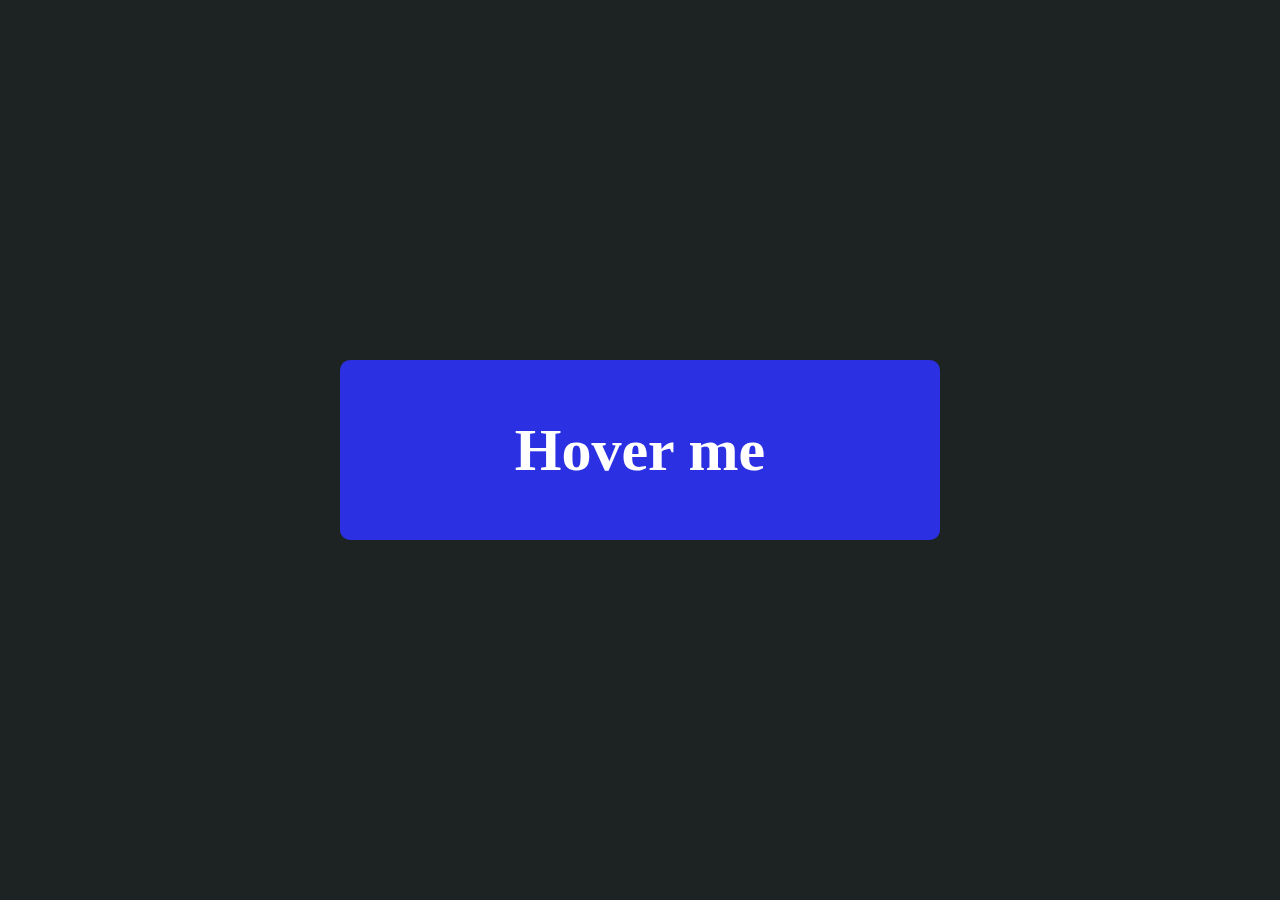
<file: button/index.html>
<!DOCTYPE html>
<html lang="en">
<head>
    <meta charset="UTF-8">
    <meta name="viewport" content="width=device-width, initial-scale=1.0">
    <title>Button hover and click effect</title>
    <link rel="stylesheet" href="app.css">
</head>
<body>
    
    <a href="#" class="btn btn-blue">
        <div>Hover me</div>
        <div>Click me</div>
    </a>

    <script src="app.js"></script>
</body>
</html>
</file>
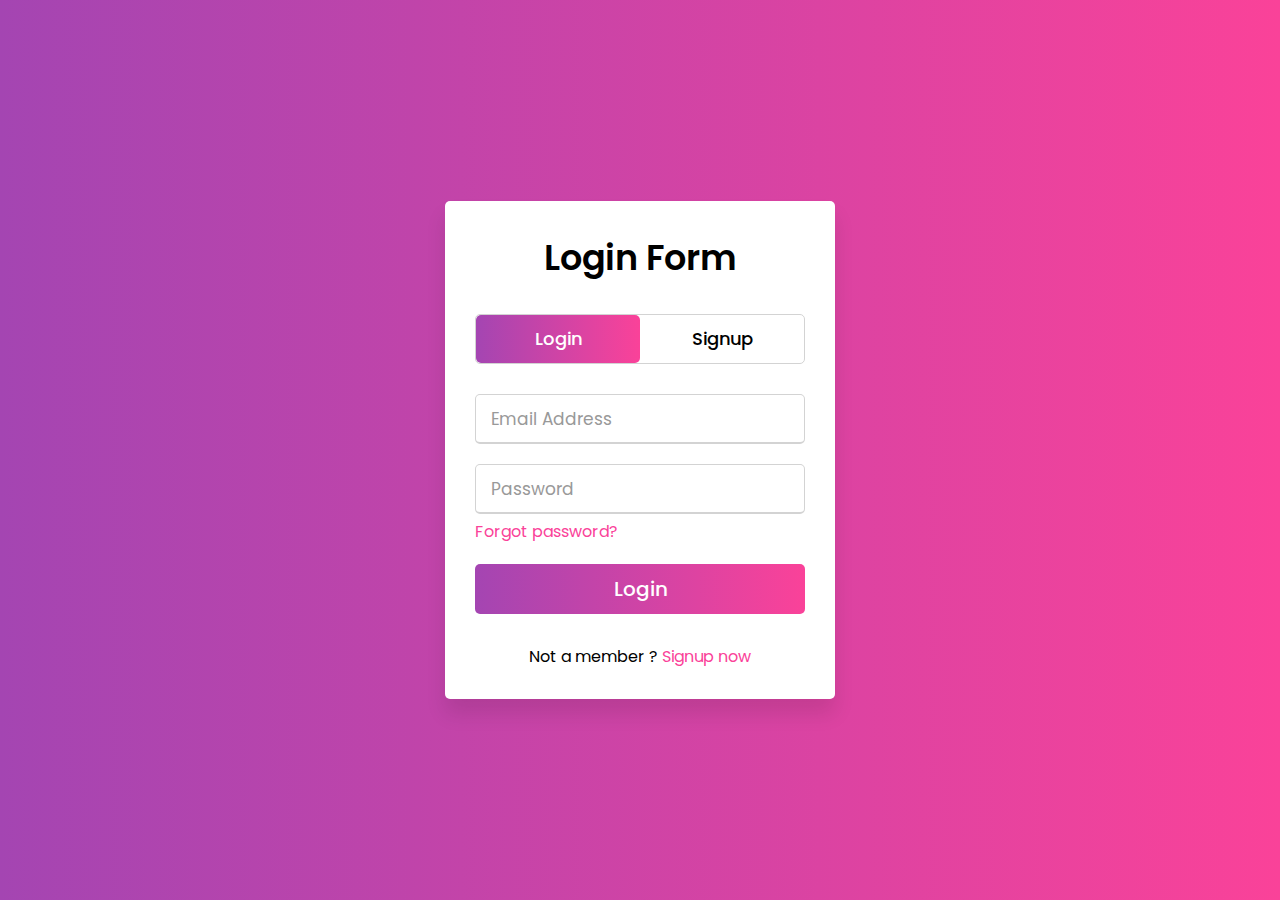
<file: Login Form/index1.html>
<!DOCTYPE html>
<html lang="en">

<head>
    <meta charset="UTF-8">
    <meta http-equiv="X-UA-Compatible" content="IE=edge">
    <meta name="viewport" content="width=device-width, initial-scale=1.0">
    <title>Login & Signup Form</title>
    <link rel="stylesheet" href="style.css">

</head>

<body>
    <div class="wrapper">
        <div class="title-text">
            <div class="title login">Login Form</div>
            <div class="title signup">Signup Form</div>
        </div>


        <div class="form-container">
            <div class="slide-controls">
                <input type="radio" name="slide" id="login" checked>
                <input type="radio" name="slide" id="signup">
                <label for="login" class="slide login">Login</label>
                <label for="signup" class="slide signup">Signup</label>
                <div class="slider-tab"></div>
            </div>
            <div class="form-inner">
                <form action="#" class="login">
                    <div class="field">
                        <input type="text" placeholder="Email Address" required>
                    </div>
                    <div class="field">
                        <input type="password" placeholder="Password" required>
                    </div>
                    <div class="pass-link"><a href="#">Forgot password?</a></div>
                    <div class="field btn">
                        <div class="btn-layer">
                        </div>
                        <input type="submit" value="Login">
                    </div>
                    <div class="signup-link">Not a member ? <a href="#">Signup now</a></div>
                </form>
                <form action="#" class="signup">
                    <div class="field">
                        <input type="text" placeholder="Email Address" required>
                    </div>
                    <div class="field">
                        <input type="password" placeholder="Password" required>
                    </div>
                    <div class="field">
                        <input type="password" placeholder="Confirm Password" required>
                    </div>
                    <div class="field btn">
                        <div class="btn-layer">
                        </div>
                        <input type="submit" value="Sign up">
                    </div>
                </form>
            </div>
        </div>
    </div>
    <script src="app.js">

    </script>
</body>

</html>
</file>
<file: button/app.css>
:root{
    --bg-color: #1d2223;
    --blue: #2b31e2;
    --white: #fff;
}

*{
    padding: 0;
    margin: 0;
    box-sizing: border-box;
}
html,
body {
    height: 100vh;
    display: grid;
    place-items: center;
    background-color: var(--bg-color);
    font-family: cursive;
}

.btn {
    text-decoration: none;
    width: 600px;
    height: 180px;
    border-radius: 10px;
    position: relative;
    display: inline-block;
    overflow: hidden;
    font-size: 60px;
    font-weight: 600;
}
.btn-blue {
    color: var(--white);
    background-color: var(--blue);
}

.btn div {
    height: 100%;
    display: grid;
    place-items: center;
    transition: transform .3s cubic-bezier(0.0755, 0.05, 0.855, 0.06);
    pointer-events: none;
}

.btn:hover div{
    transform: translateY(-100%);
}

.btn span {
    width: 50px;
    height: 50px;
    position: absolute;
    border-radius: 50%;
    background-color: var(--white);
    transform: translate(-50%, -50%);
    pointer-events: none;
    animation: zoom 1s infinite;
}

@keyframes zoom {
    0% {
        width: 0px;
        height: 0px;
        opacity: 0.3;
    }

    100% {
        width: 1500px;
        height: 1500px;
        opacity: 0;
    }
}
</file>
<file: Login Form/style.css>
@import url('https://fonts.googleapis.com/css?family=Poppins:400,500,600,700&display=swap');
*{
  margin: 0;
  padding: 0;
  box-sizing: border-box;
  font-family: 'Poppins', sans-serif;
}
html,body{
  display: grid;
  height: 100%;
  width: 100%;
  place-items: center;
  background: -webkit-linear-gradient(left, #a445b2, #fa4299);
}
::selection{
  background: #fa4299;
  color: #fff;
}
.wrapper{
  overflow: hidden;
  max-width: 390px;
  background: #fff;
  padding: 30px;
  border-radius: 5px;
  box-shadow: 0px 15px 20px rgba(0,0,0,0.1);
}
.wrapper .title-text{
  display: flex;
  width: 200%;
}
.wrapper .title{
  width: 50%;
  font-size: 35px;
  font-weight: 600;
  text-align: center;
  transition: all 0.6s cubic-bezier(0.68,-0.55,0.265,1.55);
}
.wrapper .slide-controls{
  position: relative;
  display: flex;
  height: 50px;
  width: 100%;
  overflow: hidden;
  margin: 30px 0 10px 0;
  justify-content: space-between;
  border: 1px solid lightgrey;
  border-radius: 5px;
}
.slide-controls .slide{
  height: 100%;
  width: 100%;
  color: #fff;
  font-size: 18px;
  font-weight: 500;
  text-align: center;
  line-height: 48px;
  cursor: pointer;
  z-index: 1;
  transition: all 0.6s ease;
}
.slide-controls label.signup{
  color: #000;
}
.slide-controls .slider-tab{
  position: absolute;
  height: 100%;
  width: 50%;
  left: 0;
  z-index: 0;
  border-radius: 5px;
  background: -webkit-linear-gradient(left, #a445b2, #fa4299);
  transition: all 0.6s cubic-bezier(0.68,-0.55,0.265,1.55);
}
input[type="radio"]{
  display: none;
}
#signup:checked ~ .slider-tab{
  left: 50%;
}
#signup:checked ~ label.signup{
  color: #fff;
  cursor: default;
  user-select: none;
}
#signup:checked ~ label.login{
  color: #000;
}
#login:checked ~ label.signup{
  color: #000;
}
#login:checked ~ label.login{
  cursor: default;
  user-select: none;
}
.wrapper .form-container{
  width: 100%;
  overflow: hidden;
}
.form-container .form-inner{
  display: flex;
  width: 200%;
}
.form-container .form-inner form{
  width: 50%;
  transition: all 0.6s cubic-bezier(0.68,-0.55,0.265,1.55);
}
.form-inner form .field{
  height: 50px;
  width: 100%;
  margin-top: 20px;
}
.form-inner form .field input{
  height: 100%;
  width: 100%;
  outline: none;
  padding-left: 15px;
  border-radius: 5px;
  border: 1px solid lightgrey;
  border-bottom-width: 2px;
  font-size: 17px;
  transition: all 0.3s ease;
}
.form-inner form .field input:focus{
  border-color: #fc83bb;
  /* box-shadow: inset 0 0 3px #fb6aae; */
}
.form-inner form .field input::placeholder{
  color: #999;
  transition: all 0.3s ease;
}
form .field input:focus::placeholder{
  color: #b3b3b3;
}
.form-inner form .pass-link{    
  margin-top: 5px;
}
.form-inner form .signup-link{
  text-align: center;
  margin-top: 30px;
}
.form-inner form .pass-link a,
.form-inner form .signup-link a{
  color: #fa4299;
  text-decoration: none;
}
.form-inner form .pass-link a:hover,
.form-inner form .signup-link a:hover{
  text-decoration: underline;
}
form .btn{
  height: 50px;
  width: 100%;
  border-radius: 5px;
  position: relative;
  overflow: hidden;
}
form .btn .btn-layer{
  height: 100%;
  width: 300%;
  position: absolute;
  left: -100%;
  background: -webkit-linear-gradient(right, #a445b2, #fa4299, #a445b2, #fa4299);
  border-radius: 5px;
  transition: all 0.4s ease;;
}
form .btn:hover .btn-layer{
  left: 0;
}
form .btn input[type="submit"]{
  height: 100%;
  width: 100%;  
  z-index: 1;
  position: relative;
  background: none;
  border: none;
  color: #fff;
  padding-left: 0;
  border-radius: 5px;
  font-size: 20px;
  font-weight: 500;
  cursor: pointer;
}
</file>
